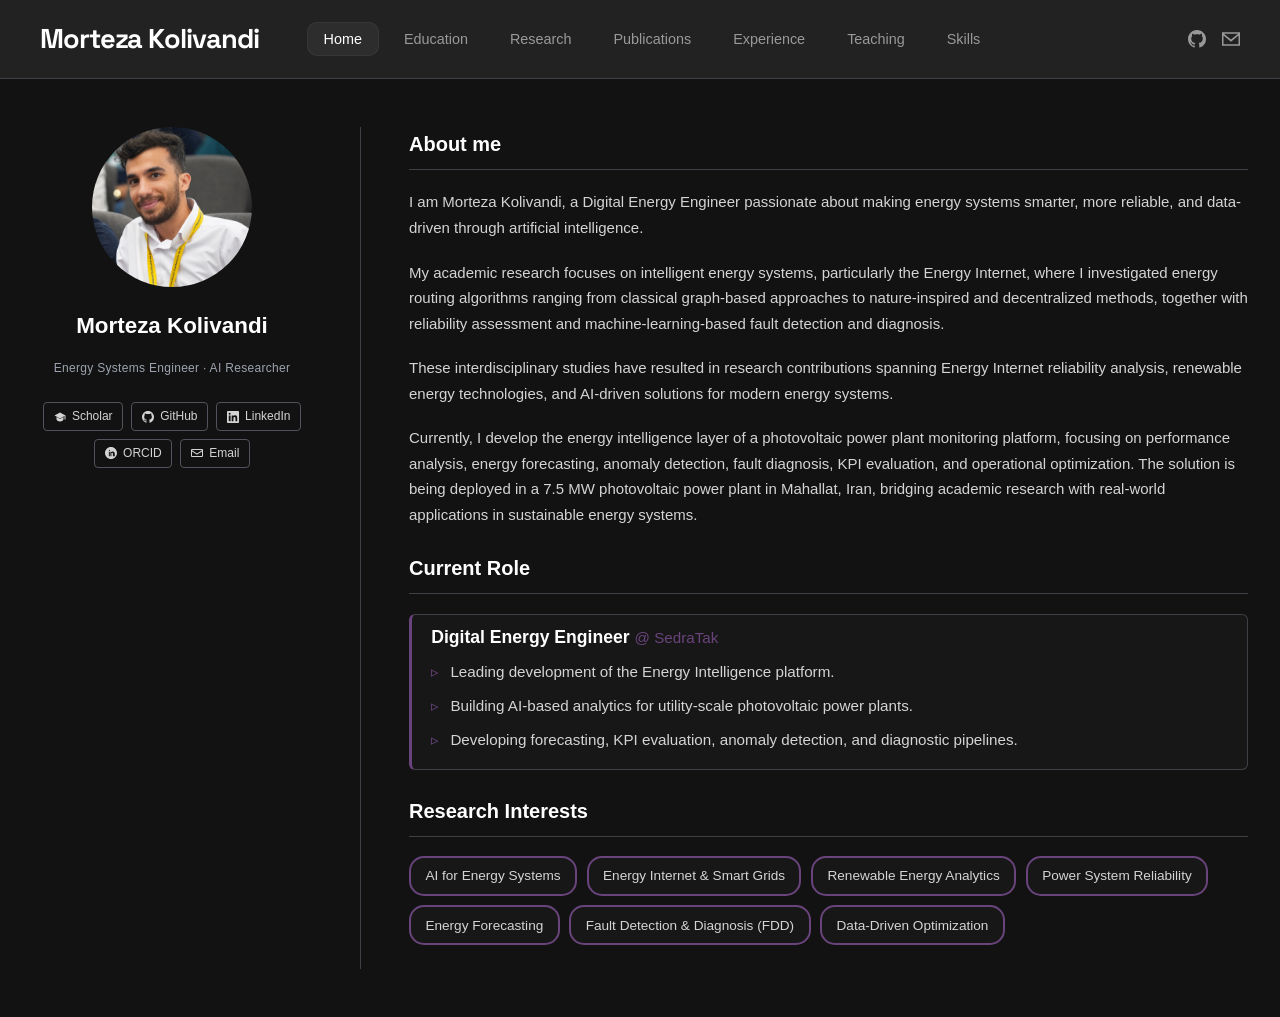
<file: index.html>
<!doctype html>
<html lang="en">
  <head>
    <meta charset="UTF-8" />
    <meta name="viewport" content="width=device-width, initial-scale=1.0" />
    <title>Morteza Kolivandi</title>
    <link rel="stylesheet" href="css/styles.css" />
  </head>
  <body>
    <nav class="navbar">
      <div class="nav-left">
        <a href="#" class="nav-brand">Morteza Kolivandi</a>
        <div class="nav-links">
          <button class="tab-link active" onclick="openTab(event, 'home')">
            Home
          </button>
          <button class="tab-link" onclick="openTab(event, 'education')">
            Education
          </button>
          <button class="tab-link" onclick="openTab(event, 'Research')">
            Research
          </button>
          <button class="tab-link" onclick="openTab(event, 'publications')">
            Publications
          </button>
          <button class="tab-link" onclick="openTab(event, 'experience')">
            Experience
          </button>
          <button class="tab-link" onclick="openTab(event, 'teaching')">
            Teaching
          </button>
          <button class="tab-link" onclick="openTab(event, 'skills')">
            Skills
          </button>
        </div>
      </div>
      <div class="nav-right">
        <a
          href="https://github.com/Mortezano1"
          target="_blank"
          aria-label="GitHub"
        >
          <svg width="18" height="18" viewBox="0 0 24 24" fill="currentColor">
            <path
              d="M12 0C5.37 0 0 5.37 0 12c0 5.31 3.435 9.795 8.205 11.385.6.105.825-.255.825-.57 0-.285-.015-1.23-.015-2.235-3.015.555-3.795-.735-4.035-1.41-.135-.345-.72-1.41-1.23-1.695-.42-.225-1.02-.78-.015-.795.945-.015 1.62.87 1.845 1.23 1.08 1.815 2.805 1.305 3.495.99.105-.78.42-1.305.765-1.605-2.67-.3-5.46-1.335-5.46-5.925 0-1.305.465-2.385 1.23-3.225-.12-.3-.54-1.53.12-3.18 0 0 1.005-.315 3.3 1.23.96-.27 1.98-.405 3-.405s2.04.135 3 .405c2.295-1.56 3.3-1.23 3.3-1.23.66 1.65.24 2.88.12 3.18.765.84 1.23 1.905 1.23 3.225 0 4.605-2.805 5.625-5.475 5.925.435.375.81 1.095.81 2.22 0 1.605-.015 2.895-.015 3.3 0 .315.225.69.825.57A12.02 12.02 0 0024 12c0-6.63-5.37-12-12-12z"
            />
          </svg>
        </a>
        <a href="mailto:mortezakolivandi.ph@gmail.com" aria-label="Email">
          <svg width="18" height="18" viewBox="0 0 24 24" fill="currentColor">
            <path
              d="M0 3v18h24V3H0zm21.518 2L12 12.713 2.482 5h19.036zM2 19V7.183l10 8.392 10-8.392V19H2z"
            />
          </svg>
        </a>
      </div>
    </nav>

    <main class="container">
      <aside class="profile-sidebar">
        <img
          src="assets/images/123.jpg"
          alt="Morteza Kolivandi"
          class="profile-img"
        />
        <h1 class="profile-name">Morteza Kolivandi</h1>
        <h2 class="profile-subtitle">
          Energy Systems Engineer · AI Researcher
        </h2>
        <div class="social-pills">
          <a
            href="https://scholar.google.com/citations?user=FICYUZIAAAAJ&hl=en&oi=ao"
            class="pill scholar"
            target="_blank"
            rel="noopener noreferrer"
          >
            <svg width="12" height="12" viewBox="0 0 24 24" fill="currentColor">
              <path
                d="M12 3L1 9l11 6 9-4.91V17h2V9L12 3zm0 13L5 12.18V16c0 2.76 3.13 5 7 5s7-2.24 7-5v-3.82L12 16z"
              />
            </svg>
            Scholar
          </a>
          <a
            href="https://github.com/Mortezano1"
            class="pill"
            target="_blank"
            rel="noopener noreferrer"
          >
            <svg width="12" height="12" viewBox="0 0 24 24" fill="currentColor">
              <path
                d="M12 0C5.37 0 0 5.37 0 12c0 5.31 3.435 9.795 8.205 11.385.6.105.825-.255.825-.57 0-.285-.015-1.23-.015-2.235-3.015.555-3.795-.735-4.035-1.41-.135-.345-.72-1.41-1.23-1.695-.42-.225-1.02-.78-.015-.795.945-.015 1.62.87 1.845 1.23 1.08 1.815 2.805 1.305 3.495.99.105-.78.42-1.305.765-1.605-2.67-.3-5.46-1.335-5.46-5.925 0-1.305.465-2.385 1.23-3.225-.12-.3-.54-1.53.12-3.18 0 0 1.005-.315 3.3 1.23.96-.27 1.98-.405 3-.405s2.04.135 3 .405c2.295-1.56 3.3-1.23 3.3-1.23.66 1.65.24 2.88.12 3.18.765.84 1.23 1.905 1.23 3.225 0 4.605-2.805 5.625-5.475 5.925.435.375.81 1.095.81 2.22 0 1.605-.015 2.895-.015 3.3 0 .315.225.69.825.57A12.02 12.02 0 0024 12c0-6.63-5.37-12-12-12z"
              />
            </svg>
            GitHub
          </a>
          <a
            href="https://www.linkedin.com/in/morteza-kolivandi-a50b94207"
            class="pill"
            target="_blank"
            rel="noopener noreferrer"
          >
            <svg width="12" height="12" viewBox="0 0 24 24" fill="currentColor">
              <path
                d="M20.447 20.452h-3.554v-5.569c0-1.328-.027-3.037-1.852-3.037-1.853 0-2.136 1.445-2.136 2.939v5.667H9.351V9h3.414v1.561h.046c.477-.9 1.637-1.85 3.37-1.85 3.601 0 4.267 2.37 4.267 5.455v6.286zM5.337 7.433a2.062 2.062 0 01-2.063-2.065 2.064 2.064 0 112.063 2.065zm1.782 13.019H3.555V9h3.564v11.452zM22.225 0H1.771C.792 0 0 .774 0 1.729v20.542C0 23.227.792 24 1.771 24h20.451C23.2 24 24 23.227 24 22.271V1.729C24 .774 23.2 0 22.222 0h.003z"
              />
            </svg>
            LinkedIn
          </a>
          <a
            href="https://orcid.org/0000-0003-2370-111X"
            class="pill orcid"
            target="_blank"
            rel="noopener noreferrer"
          >
            <svg width="12" height="12" viewBox="0 0 24 24" fill="currentColor">
              <path
                d="M12 0C5.373 0 0 5.373 0 12s5.373 12 12 12 12-5.373 12-12S18.627 0 12 0zm-3.2 5.5a1.2 1.2 0 110 2.4 1.2 1.2 0 010-2.4zm2 13H7.7V9.3h3.1v9.2zm8.1 0h-3.1v-5c0-1.2-.4-2-1.5-2-.8 0-1.2.5-1.4 1-.1.2-.1.5-.1.8v5.2H9.7V9.3h3v1.3c.4-.6 1.2-1.5 3-1.5 2.2 0 3.8 1.4 3.8 4.4v5z"
              />
            </svg>
            ORCID
          </a>
          <a href="mailto:mortezakolivandi.ph@gmail.com" class="pill">
            <svg width="12" height="12" viewBox="0 0 24 24" fill="currentColor">
              <path
                d="M2 4h20a2 2 0 012 2v12a2 2 0 01-2 2H2a2 2 0 01-2-2V6a2 2 0 012-2zm0 2v.5l10 6.5 10-6.5V6H2zm20 12V9l-9.4 6.1a1 1 0 01-1.2 0L2 9v9h20z"
              />
            </svg>
            Email
          </a>
        </div>
      </aside>

      <div class="content-area">
        <section id="home" class="tab-content active">
          <div class="section-block biography-block">
            <h2>About me</h2>
            <p>
              I am Morteza Kolivandi, a Digital Energy Engineer passionate about
              making energy systems smarter, more reliable, and data-driven
              through artificial intelligence.
            </p>
            <p>
              My academic research focuses on intelligent energy systems,
              particularly the Energy Internet, where I investigated energy
              routing algorithms ranging from classical graph-based approaches
              to nature-inspired and decentralized methods, together with
              reliability assessment and machine-learning-based fault detection
              and diagnosis.
            </p>
            <p>
              These interdisciplinary studies have resulted in research
              contributions spanning Energy Internet reliability analysis,
              renewable energy technologies, and AI-driven solutions for modern
              energy systems.
            </p>
            <p>
              Currently, I develop the energy intelligence layer of a
              photovoltaic power plant monitoring platform, focusing on
              performance analysis, energy forecasting, anomaly detection, fault
              diagnosis, KPI evaluation, and operational optimization. The
              solution is being deployed in a 7.5 MW photovoltaic power plant in
              Mahallat, Iran, bridging academic research with real-world
              applications in sustainable energy systems.
            </p>
          </div>

          <div class="section-block">
            <h2>Current Role</h2>
            <div class="role-card">
              <h3 class="role-title">
                Digital Energy Engineer
                <a
                  href="https://sedratak.com"
                  class="role-company"
                  target="_blank"
                  rel="noopener noreferrer"
                >
                  @ SedraTak
                </a>
              </h3>

              <ul class="role-list">
                <li>
                  Leading development of the Energy Intelligence platform.
                </li>
                <li>
                  Building AI-based analytics for utility-scale photovoltaic
                  power plants.
                </li>
                <li>
                  Developing forecasting, KPI evaluation, anomaly detection, and
                  diagnostic pipelines.
                </li>
              </ul>
            </div>
          </div>

          <div class="section-block">
            <h2>Research Interests</h2>

            <div class="tags-container">
              <span class="tag">AI for Energy Systems</span>
              <span class="tag">Energy Internet & Smart Grids</span>
              <span class="tag">Renewable Energy Analytics</span>
              <span class="tag">Power System Reliability</span>
              <span class="tag">Energy Forecasting</span>
              <span class="tag">Fault Detection & Diagnosis (FDD)</span>
              <span class="tag">Data-Driven Optimization</span>
            </div>
          </div>
        </section>

        <section id="education" class="tab-content">
          <div class="education-section-head">
            <div>
              <h2 class="section-title">Education</h2>
              <!-- <p class="section-kicker">ACADEMIC BACKGROUND</p> -->
            </div>

            <div class="education-head-line"></div>
          </div>

          <div class="education-timeline">
            <!-- Master's degree -->
            <article class="education-card education-card-featured">
              <div class="education-marker">
                <div class="education-logo">
                  <img
                    src="assets/images/sharif.png"
                    alt="Sharif University of Technology logo"
                  />
                </div>
              </div>

              <div class="education-content">
                <div class="education-header">
                  <div>
                    <!-- <div class="degree-label">GRADUATE DEGREE</div> -->
                    <h3>M.Sc. in Energy System Engineering</h3>
                    <p class="education-university">
                      Sharif University of Technology
                    </p>
                  </div>

                  <span class="education-date">2020 — 2023</span>
                </div>

                <div class="thesis-box">
                  <!-- <div class="thesis-topline">
                    <span class="thesis-icon">↗</span>
                    <strong>MASTER'S THESIS</strong>
                  </div> -->

                  <h4>
                    Security Analysis and Reliability Evaluation of Energy
                    Internet
                  </h4>

                  <p>
                    Developed a probabilistic framework for reliability
                    assessment of Energy Internet architectures under
                    uncertainty. The research introduced probabilistic energy
                    routing, stochastic modeling of system components, and Monte
                    Carlo simulation to evaluate network resilience and identify
                    critical elements.
                  </p>

                  <a
                    href="/research/probabilistic-energy-routing"
                    class="thesis-link"
                  >
                    Explore research <span>→</span>
                  </a>
                </div>

                <div class="education-tags">
                  <span>Energy Internet</span>
                  <span>Reliability Analysis</span>
                  <span>Probabilistic Modeling</span>
                </div>
              </div>
            </article>

            <!-- Bachelor's degree -->
            <article class="education-card education-card-small">
              <div class="education-marker">
                <div class="education-logo">
                  <img
                    src="assets/images/arak.png"
                    alt="Arak University logo"
                  />
                </div>
              </div>

              <div class="education-content">
                <div class="education-header">
                  <div>
                    <!-- <div class="degree-label">UNDERGRADUATE DEGREE</div> -->
                    <h3>B.Sc. in Physics</h3>
                    <p class="education-university">Arak University</p>
                  </div>

                  <span class="education-date">2015 — 2020</span>
                </div>

                <p class="education-description">
                  Studied fundamental physics, mathematical modeling, and
                  computational methods, providing a strong foundation for
                  interdisciplinary research in energy systems and data-driven
                  engineering.
                </p>

                <div class="education-tags">
                  <span>Physics</span>
                  <span>Mathematical Modeling</span>
                  <span>Scientific Computing</span>
                </div>
              </div>
            </article>
          </div>
        </section>

        <section id="experience" class="tab-content">
          <div class="education-section-head">
            <div>
              <!-- <p class="section-kicker">WORK HISTORY</p> -->
              <h2 class="section-title">Experience</h2>
            </div>
            <div class="education-head-line"></div>
          </div>

          <div class="education-timeline">
            <!-- Job 1: Current Role -->
            <article class="education-card">
              <div class="education-marker">
                <div class="date-range-marker">
                  <span class="date-start">Sep 2025</span>
                  <span class="date-sep">—</span>
                  <span class="date-end current">NOW</span>
                </div>
              </div>

              <div class="education-content education-content-featured">
                <div class="education-content-copy">
                  <div class="education-header">
                    <div>
                      <h3>Digital Energy Engineer</h3>
                      <p class="education-university">SedraTak</p>
                    </div>
                  </div>
                  <p class="education-description">
                    Developing AI-driven analytics for a scalable photovoltaic
                    power plant monitoring platform by transforming large-scale
                    SCADA and meteorological data into actionable operational
                    insights. Designed data pipelines, performance analytics,
                    forecasting, anomaly detection, and fault diagnosis modules,
                    enabling continuous performance assessment and data-driven
                    operational optimization. The platform has been successfully
                    deployed at a 7.5 MW solar power plant in Mahallat, serving
                    as the foundation for broader deployment across
                    utility-scale photovoltaic assets.
                  </p>
                  <a
                    href="/research/solar-plant-monitoring/"
                    class="thesis-link"
                  >
                    Explore research <span>→</span>
                  </a>
                </div>
                <div class="education-featured-image">
                  <img
                    src="assets/images/solar-plant-monitoring/Card.png"
                    alt="7.5 MW solar plant monitoring platform"
                  />
                </div>
              </div>
            </article>

            <!-- Job 2: Applied Energy Analyst -->
            <article class="education-card">
              <div class="education-marker">
                <div class="date-range-marker">
                  <span class="date-start">Jan 2025</span>
                  <span class="date-sep">—</span>
                  <span class="date-end">Aug 2025</span>
                </div>
              </div>

              <div class="education-content">
                <div class="education-header">
                  <div>
                    <h3>Applied Energy Analyst</h3>
                    <p class="education-university">
                      Sharif Energy, Water and Environment Institute (SEWEI)
                    </p>
                  </div>
                </div>
                <p class="education-description">
                  Developed and spearheaded an executive plan to transform the
                  SEWEI building into a Green Building. This involved a
                  comprehensive energy audit and predictive modeling to optimize
                  efficiency, resulting in the proposed deployment of 100 kW
                  rooftop PVs and a 15% reduction in annual energy consumption.
                </p>
              </div>
            </article>

            <!-- Job 3: R&D Engineer -->
            <article class="education-card">
              <div class="education-marker">
                <div class="date-range-marker">
                  <span class="date-start">2023</span>
                  <!-- <span class="date-sep">—</span>
                  <span class="date-end">2023</span> -->
                </div>
              </div>

              <div class="education-content">
                <div class="education-header">
                  <div>
                    <h3>Research and Development Engineer</h3>
                    <p class="education-university">
                      Sharif University of Technology
                    </p>
                  </div>
                </div>
                <p class="education-description">
                  Developed and validated a robust FDD model (Tree-Based ML) for
                  CO2 refrigeration systems. Achieved 99% F1-score using minimal
                  sensors (RFA) and demonstrated superior resilience: 85%
                  accuracy under 3 dB noise and 79% performance retention under
                  sensor failure (XGBoost).
                </p>
              </div>
            </article>

            <!-- Job 4: Consulting Projects -->
            <article class="education-card">
              <div class="education-marker">
                <div class="date-range-marker">
                  <span class="date-start">2021</span>
                  <span class="date-sep">—</span>
                  <span class="date-end">2023</span>
                </div>
              </div>

              <div class="education-content">
                <div class="education-header">
                  <div>
                    <h3>Consulting Research Projects</h3>
                    <p class="education-university">
                      Net-Zero Energy Building Optimization
                    </p>
                  </div>
                </div>
                <p class="education-description">
                  Applied Multi-Objective Mixed-Integer Linear Programming
                  (MILP) in GAMS to optimize NZEB design and operational
                  parameters, with a specific focus on differences in consumer
                  behavior across diverse climate conditions.
                </p>
              </div>
            </article>
          </div>
        </section>

        <section id="skills" class="tab-content">
          <div class="skill-tree" id="skillTree">
            <div class="skill-tree-trunk"></div>

            <ul class="skill-branch-list">
              <!-- Energy Engineering -->
              <li class="skill-branch" data-index="01">
                <button class="skill-branch-toggle" aria-expanded="false">
                  <span class="skill-branch-dot"></span>
                  <span class="skill-branch-label">Energy Engineering</span>
                  <span class="skill-branch-caret">
                    <svg width="14" height="14" viewBox="0 0 24 24" fill="none">
                      <path
                        d="M9 6l6 6-6 6"
                        stroke="currentColor"
                        stroke-width="2.2"
                        stroke-linecap="round"
                        stroke-linejoin="round"
                      />
                    </svg>
                  </span>
                </button>

                <div class="skill-leaf-wrapper">
                  <ul class="skill-leaf-list">
                    <li>
                      <span class="skill-leaf-connector"></span
                      ><span class="skill-leaf-text"
                        >Smart Grids & Energy Internet</span
                      >
                    </li>
                    <li>
                      <span class="skill-leaf-connector"></span
                      ><span class="skill-leaf-text">Photovoltaic Systems</span>
                    </li>
                    <li>
                      <span class="skill-leaf-connector"></span
                      ><span class="skill-leaf-text"
                        >Distributed Energy Resources</span
                      >
                    </li>
                    <li>
                      <span class="skill-leaf-connector"></span
                      ><span class="skill-leaf-text"
                        >Power System Reliability</span
                      >
                    </li>
                    <li>
                      <span class="skill-leaf-connector"></span
                      ><span class="skill-leaf-text">Energy Storage</span>
                    </li>
                    <li>
                      <span class="skill-leaf-connector"></span
                      ><span class="skill-leaf-text"
                        >Building Energy Systems</span
                      >
                    </li>
                  </ul>
                </div>
              </li>

              <!-- Artificial Intelligence -->
              <li class="skill-branch" data-index="02">
                <button class="skill-branch-toggle" aria-expanded="false">
                  <span class="skill-branch-dot"></span>
                  <span class="skill-branch-label"
                    >Artificial Intelligence</span
                  >
                  <span class="skill-branch-caret">
                    <svg width="14" height="14" viewBox="0 0 24 24" fill="none">
                      <path
                        d="M9 6l6 6-6 6"
                        stroke="currentColor"
                        stroke-width="2.2"
                        stroke-linecap="round"
                        stroke-linejoin="round"
                      />
                    </svg>
                  </span>
                </button>

                <div class="skill-leaf-wrapper">
                  <ul class="skill-leaf-list">
                    <li>
                      <span class="skill-leaf-connector"></span
                      ><span class="skill-leaf-text">Machine Learning</span>
                    </li>
                    <li>
                      <span class="skill-leaf-connector"></span
                      ><span class="skill-leaf-text"
                        >Time-Series Forecasting</span
                      >
                    </li>
                    <li>
                      <span class="skill-leaf-connector"></span
                      ><span class="skill-leaf-text"
                        >Fault Detection & Diagnosis</span
                      >
                    </li>
                    <li>
                      <span class="skill-leaf-connector"></span
                      ><span class="skill-leaf-text">Anomaly Detection</span>
                    </li>
                    <li>
                      <span class="skill-leaf-connector"></span
                      ><span class="skill-leaf-text">Predictive Analytics</span>
                    </li>
                    <li>
                      <span class="skill-leaf-connector"></span
                      ><span class="skill-leaf-text">Deep Learning</span>
                    </li>
                  </ul>
                </div>
              </li>

              <!-- Scientific Computing -->
              <li class="skill-branch" data-index="03">
                <button class="skill-branch-toggle" aria-expanded="false">
                  <span class="skill-branch-dot"></span>
                  <span class="skill-branch-label">Mathematical Modeling</span>
                  <span class="skill-branch-caret">
                    <svg width="14" height="14" viewBox="0 0 24 24" fill="none">
                      <path
                        d="M9 6l6 6-6 6"
                        stroke="currentColor"
                        stroke-width="2.2"
                        stroke-linecap="round"
                        stroke-linejoin="round"
                      />
                    </svg>
                  </span>
                </button>

                <div class="skill-leaf-wrapper">
                  <ul class="skill-leaf-list">
                    <li>
                      <span class="skill-leaf-connector"></span
                      ><span class="skill-leaf-text">Optimization</span>
                    </li>
                    <li>
                      <span class="skill-leaf-connector"></span
                      ><span class="skill-leaf-text">Stochastic Modeling</span>
                    </li>
                    <li>
                      <span class="skill-leaf-connector"></span
                      ><span class="skill-leaf-text">Graph Theory</span>
                    </li>
                    <li>
                      <span class="skill-leaf-connector"></span
                      ><span class="skill-leaf-text"
                        >Monte Carlo Simulation</span
                      >
                    </li>
                    <li>
                      <span class="skill-leaf-connector"></span
                      ><span class="skill-leaf-text"
                        >Uncertainty Quantification</span
                      >
                    </li>
                    <li>
                      <span class="skill-leaf-connector"></span
                      ><span class="skill-leaf-text">Network Modeling</span>
                    </li>
                    <li>
                      <span class="skill-leaf-connector"></span
                      ><span class="skill-leaf-text">Multi-Agent Systems</span>
                    </li>
                  </ul>
                </div>
              </li>

              <!-- Software & Data Engineering -->
              <li class="skill-branch" data-index="04">
                <button class="skill-branch-toggle" aria-expanded="false">
                  <span class="skill-branch-dot"></span>
                  <span class="skill-branch-label"
                    >Software & Data Engineering</span
                  >
                  <span class="skill-branch-caret">
                    <svg width="14" height="14" viewBox="0 0 24 24" fill="none">
                      <path
                        d="M9 6l6 6-6 6"
                        stroke="currentColor"
                        stroke-width="2.2"
                        stroke-linecap="round"
                        stroke-linejoin="round"
                      />
                    </svg>
                  </span>
                </button>

                <div class="skill-leaf-wrapper">
                  <ul class="skill-leaf-list">
                    <li>
                      <span class="skill-leaf-connector"></span
                      ><span class="skill-leaf-text">Python & FastAPI</span>
                    </li>
                    <li>
                      <span class="skill-leaf-connector"></span
                      ><span class="skill-leaf-text"
                        >PostgreSQL & TimescaleDB</span
                      >
                    </li>
                    <li>
                      <span class="skill-leaf-connector"></span
                      ><span class="skill-leaf-text">REST APIs</span>
                    </li>
                    <li>
                      <span class="skill-leaf-connector"></span
                      ><span class="skill-leaf-text"
                        >SCADA Data Processing</span
                      >
                    </li>
                    <li>
                      <span class="skill-leaf-connector"></span
                      ><span class="skill-leaf-text">Docker & Linux</span>
                    </li>
                    <li>
                      <span class="skill-leaf-connector"></span
                      ><span class="skill-leaf-text">Git</span>
                    </li>
                  </ul>
                </div>
              </li>
            </ul>
          </div>
        </section>

        <section id="Research" class="tab-content">
          <div class="education-section-head">
            <div>
              <!-- <p class="section-kicker">SCIENTIFIC CONTRIBUTIONS</p> -->
              <h2 class="section-title">Research</h2>
            </div>
            <div class="education-head-line"></div>
          </div>

          <div class="research-grid">
            <article class="research-card">
              <div class="research-image-wrapper">
                <img
                  src="assets/images/IEEE9Bus.png"
                  alt="Probabilistic Energy Routing"
                  class="research-image"
                />
                <div class="research-tag">ENERGY INTERNET</div>
              </div>
              <div class="research-info">
                <h3 class="research-card-title">
                  Probabilistic Energy Routing
                </h3>
                <p class="research-card-summary">
                  Developing reliable routing frameworks for Energy Internet
                  platforms, leveraging probabilistic modeling to manage load
                  uncertainty.
                </p>

                <div class="research-action-area">
                  <a
                    href="/research/probabilistic-energy-routing"
                    class="thesis-link"
                  >
                    <span>Read Project Details</span>
                    <svg
                      xmlns="http://www.w3.org/2000/svg"
                      width="16"
                      height="16"
                      viewBox="0 0 24 24"
                      fill="none"
                      stroke="currentColor"
                      stroke-width="2"
                      stroke-linecap="round"
                      stroke-linejoin="round"
                    >
                      <line x1="7" y1="17" x2="17" y2="7"></line>
                      <polyline points="7 7 17 7 17 17"></polyline>
                    </svg>
                  </a>
                </div>
              </div>
            </article>

            <!-- کارت دوم -->
            <article class="research-card">
              <div class="research-image-wrapper">
                <img
                  src="assets/images/DOEE-Building/DOEEBuilding.png"
                  alt="Monthly Heating Load Calculation"
                  class="research-image"
                />
                <div class="research-tag">BUILDING ENERGY</div>
              </div>
              <div class="research-info">
                <h3 class="research-card-title">
                  Monthly Heating Load Calculation
                </h3>
                <p class="research-card-summary">
                  Comparative analysis of monthly building heating-load
                  calculations using ISO 13790 and EnergyPlus across different
                  climates and building orientations.
                </p>
                <div class="research-action-area">
                  <a
                    href="https://github.com/Mortezano1/Monthly-Heating-Load-Calculation"
                    class="thesis-link"
                    target="_blank"
                    rel="noopener noreferrer"
                  >
                    <span>View on GitHub</span>
                    <svg
                      xmlns="http://www.w3.org/2000/svg"
                      width="16"
                      height="16"
                      viewBox="0 0 24 24"
                      fill="none"
                      stroke="currentColor"
                      stroke-width="2"
                      stroke-linecap="round"
                      stroke-linejoin="round"
                    >
                      <line x1="7" y1="17" x2="17" y2="7"></line>
                      <polyline points="7 7 17 7 17 17"></polyline>
                    </svg>
                  </a>
                </div>
              </div>
            </article>

            <!-- کارت سوم -->
            <article class="research-card">
              <div class="research-image-wrapper">
                <img
                  src="assets/images/co2-refrigeration-fdd/CaseStudy.png"
                  alt="Fault Detection and Diagnosis in CO2 Refrigeration Systems"
                  class="research-image"
                />
                <div class="research-tag">MACHINE LEARNING</div>
              </div>
              <div class="research-info">
                <h3 class="research-card-title">
                  Robust Fault Detection in CO2 Refrigeration Systems
                </h3>
                <p class="research-card-summary">
                  Tree-based machine learning for optimal sensor selection and
                  robust fault diagnosis under sensor noise in supermarket CO2
                  refrigeration systems.
                </p>
                <div class="research-action-area">
                  <a
                    href="/research/co2-refrigeration-fdd/"
                    class="thesis-link"
                  >
                    <span>Read Project Details</span>
                    <svg
                      xmlns="http://www.w3.org/2000/svg"
                      width="16"
                      height="16"
                      viewBox="0 0 24 24"
                      fill="none"
                      stroke="currentColor"
                      stroke-width="2"
                      stroke-linecap="round"
                      stroke-linejoin="round"
                    >
                      <line x1="7" y1="17" x2="17" y2="7"></line>
                      <polyline points="7 7 17 7 17 17"></polyline>
                    </svg>
                  </a>
                </div>
              </div>
            </article>

            <article class="research-card">
              <div class="research-image-wrapper">
                <img
                  src="assets/images/stochastic-optimization-energy-hub/ConsumptionProfile.png"
                  alt="Stochastic Optimization in Multi-Carrier Energy Hub"
                  class="research-image"
                />
                <div class="research-tag">STOCHASTIC OPTIMIZATION</div>
              </div>
              <div class="research-info">
                <h3 class="research-card-title">
                  Stochastic Optimization in Multi-Carrier Energy Hub
                </h3>
                <p class="research-card-summary">
                  Developed a robust stochastic optimization framework for
                  multi-carrier energy hubs, incorporating electrical energy
                  storage degradation to improve long-term planning and achieve
                  a 7.4% improvement in economic performance.
                </p>

                <div class="research-action-area">
                  <a
                    href="/research/stochastic-optimization-energy-hub/"
                    class="thesis-link"
                  >
                    <span>Read Project Details</span>
                    <svg
                      xmlns="http://www.w3.org/2000/svg"
                      width="16"
                      height="16"
                      viewBox="0 0 24 24"
                      fill="none"
                      stroke="currentColor"
                      stroke-width="2"
                      stroke-linecap="round"
                      stroke-linejoin="round"
                    >
                      <line x1="7" y1="17" x2="17" y2="7"></line>
                      <polyline points="7 7 17 7 17 17"></polyline>
                    </svg>
                  </a>
                </div>
              </div>
            </article>

            <article class="research-card">
              <div class="research-image-wrapper">
                <img
                  src="assets/images/temp-rain-prediction/Result.png"
                  alt="Prediction of average rainfall and temperature for Iran"
                  class="research-image"
                />
                <div class="research-tag">CLIMATE PREDICTION</div>
              </div>
              <div class="research-info">
                <h3 class="research-card-title">
                  Average Rainfall and Temperature Prediction for Iran
                </h3>
                <p class="research-card-summary">
                  Applying machine learning methods to predict average rainfall
                  and temperature patterns across Iran for climate analysis and
                  environmental planning.
                </p>

                <div class="research-action-area">
                  <a
                    href="https://github.com/Mortezano1/The-prediction-of-average-rainfall-and-average-temperature-for-Iran-using-machine-learning"
                    class="thesis-link"
                    target="_blank"
                    rel="noopener noreferrer"
                  >
                    <span>View on GitHub</span>
                    <svg
                      xmlns="http://www.w3.org/2000/svg"
                      width="16"
                      height="16"
                      viewBox="0 0 24 24"
                      fill="none"
                      stroke="currentColor"
                      stroke-width="2"
                      stroke-linecap="round"
                      stroke-linejoin="round"
                    >
                      <line x1="7" y1="17" x2="17" y2="7"></line>
                      <polyline points="7 7 17 7 17 17"></polyline>
                    </svg>
                  </a>
                </div>
              </div>
            </article>
          </div>
        </section>

        <section id="publications" class="tab-content">
          <div class="education-section-head">
            <div>
              <h2 class="section-title">Publications</h2>
            </div>
            <div class="education-head-line"></div>
          </div>

          <!-- 1. Preprints & Ongoing Research -->
          <div class="publication-group">
            <h3 class="publication-group-title">Ongoing Research</h3>

            <ul class="publication-list">
              <li class="publication-item">
                <span class="publication-year">Ongoing</span>

                <div class="publication-body">
                  <h3 class="publication-title">
                    Enhancing Energy Internet Efficiency: Probabilistic Energy
                    Routing and Reliability Assessment Using Graph Theory
                  </h3>

                  <p class="publication-authors">
                    <strong>M. Kolivandi</strong> and A. R. Ghahnavieh
                  </p>

                  <p class="publication-venue">
                    <em>In preparation</em>
                  </p>

                  <div class="publication-links">
                    <button
                      type="button"
                      class="publication-link abstract-btn"
                      aria-expanded="false"
                      onclick="toggleAbstract(this)"
                    >
                      Abstract
                    </button>
                  </div>

                  <div class="abstract-content">
                    <p>
                      This ongoing research develops a graph-theoretic framework
                      for probabilistic energy routing in local Energy Internet
                      systems. The study aims to improve operational efficiency
                      while assessing network reliability under uncertain
                      generation, demand, and component availability.
                    </p>
                  </div>
                </div>
              </li>
              <li class="publication-item">
                <span class="publication-year">2025</span>

                <div class="publication-body">
                  <h3 class="publication-title">
                    Enhancing Fault Detection in CO2 Refrigeration Systems:
                    Optimal Sensor Selection and Robustness Analysis Using
                    Tree-Based Machine Learning
                  </h3>

                  <p class="publication-authors">
                    M. K. Farahani, <strong>M. Kolivandi</strong>, A. R.
                    Ghahnavieh, and M. Talaei
                  </p>

                  <p class="publication-venue">
                    <em>arXiv:2503.17694</em>, 2025
                  </p>

                  <div class="publication-links">
                    <a
                      href="https://doi.org/10.48550/arXiv.2503.17694"
                      target="_blank"
                      rel="noopener noreferrer"
                      class="publication-link"
                    >
                      DOI
                    </a>

                    <button
                      type="button"
                      class="publication-link abstract-btn"
                      aria-expanded="false"
                      onclick="toggleAbstract(this)"
                    >
                      Abstract
                    </button>
                  </div>

                  <div class="abstract-content">
                    <p>
                      This study investigates the reliability and robustness of
                      data-driven Fault Detection and Diagnosis (FDD) models for
                      CO2 refrigeration systems (CO2-RS) in supermarkets,
                      focusing on optimal sensor selection and resilience
                      against sensor noise. Employing tree-based machine
                      learning algorithms—Random Forest (RF), XGBoost, CatBoost,
                      and LightGBM—we developed FDD models to classify six
                      common faults in a laboratory-scale CO2-RS. The Recursive
                      Feature Addition (RFA) approach identified optimal sensor
                      sets, achieving a 99% F1-score with minimal sensors: four
                      for RF, seven for XGBoost, five for CatBoost, and five for
                      LightGBM. Condenser-side sensors consistently ranked as
                      critical for fault detection. Robustness was assessed by
                      injecting Additive White Gaussian Noise (AWGN) at a
                      signal-to-noise ratio (SNR) of 3 dB into the most
                      important sensor, with XGBoost demonstrating superior
                      resilience at 85.24%, followed by CatBoost (57.07%),
                      LightGBM (49.1%), and RF (49.46%). Sensitivity analysis
                      across high-SNR (10 dB), low-SNR (0 dB), and sensor
                      failure scenarios revealed XGBoost’s robustnesspeaking at
                      90.23% and retaining 79% under failure, contrasting with
                      sharper declines in other models. These findings highlight
                      a trade-off between sensor count, cost, and reliability,
                      with larger ensembles enhancing noise resilience. This
                      work bridges gaps in FDD literature by integrating sensor
                      optimization with comprehensive robustness analysis,
                      offering a practical framework for improving energy
                      efficiency and fault management in CO2-RS. Future efforts
                      could explore adaptive SNR thresholds and redundant sensor
                      configurations to enhance real-world applicability.
                    </p>
                  </div>
                </div>
              </li>
            </ul>
          </div>

          <!-- 2. Journal Publications -->
          <div class="publication-group">
            <h3 class="publication-group-title">Journal Publications</h3>

            <ul class="publication-list">
              <li class="publication-item">
                <span class="publication-year">2023</span>

                <div class="publication-body">
                  <h3 class="publication-title">
                    Investigations of Performance Improvements on the Evacuated
                    Tube Solar Collector with and Without the Incorporation of
                    Preheater through Various Engineering Approaches
                  </h3>

                  <p class="publication-authors">
                    S. H. Danook, H. A. Z. AL-bonsrulah, V. Raja,
                    <strong>M. Kolivandi</strong>, A. Aghadadashi, and M.
                    Al-Bahrani
                  </p>

                  <p class="publication-venue">
                    <em>IET Renewable Power Generation</em>, vol. 17, no. 3, pp.
                    563–578, Feb. 2023
                  </p>

                  <div class="publication-links">
                    <a
                      href="https://doi.org/10.1049/RPG2.12615"
                      target="_blank"
                      rel="noopener noreferrer"
                      class="publication-link"
                    >
                      DOI
                    </a>

                    <button
                      type="button"
                      class="publication-link abstract-btn"
                      aria-expanded="false"
                      onclick="toggleAbstract(this)"
                    >
                      Abstract
                    </button>
                  </div>

                  <div class="abstract-content">
                    <p>
                      Solar irradiation is a clean form of energy, and
                      absorption cooling systems powered by solar energy allow
                      for significant energy savings. In the future, the demand
                      for renewable energy may be the most effective way to
                      serve clean energy, especially in Iraq, which has an
                      excellent geographical location. In this research work,
                      the performances of solar collector with and without of
                      preheater have been evaluated. When compared to flat plate
                      collectors at temperatures above 80°C, glass evacuated
                      tube solar collectors provide the combined effects of a
                      highly selective surface coating and vacuum insulation of
                      the absorber element, resulting in a high heat extraction
                      efficiency. Firstly, the Evacuated Vacuum Tube Solar
                      Collector (EVTSC) was tested through experimentation.
                      Secondly, Computational Fluid Dynamics (CFD) approach has
                      been involved in this EVTSC system and thereby the
                      conductive, convective and radiation based heat transfers
                      are computed. Additionally, all possible with inclusive
                      preheater cases are computationally investigated,
                      thereafter the comprehensive report is prepared though
                      validated computational procedures. Finally, the maximum
                      efficiency is observed to be 53% without using a preheater
                      and 61.8% with the usage of the preheater. The increase in
                      efficiency using the preheater is found to be 16.6%.
                    </p>
                  </div>
                </div>
              </li>
            </ul>
          </div>

          <!-- 3. Conference Proceedings -->
          <div class="publication-group">
            <h3 class="publication-group-title">Conference Proceedings</h3>

            <ul class="publication-list">
              <li class="publication-item">
                <span class="publication-year">2024</span>

                <div class="publication-body">
                  <h3 class="publication-title">
                    Probabilistic Energy Routing Algorithm Enabling Reliability
                    Assessment in Local Energy Internet
                  </h3>

                  <p class="publication-authors">
                    <strong>M. Kolivandi</strong>, M. K. Farahani, and A. R.
                    Ghahnavieh
                  </p>

                  <p class="publication-venue">
                    In
                    <em
                      >Proceedings of the 9th International Conference on
                      Technology and Energy Management (ICTEM)</em
                    >, 2024
                  </p>

                  <div class="publication-links">
                    <a
                      href="https://doi.org/10.1109/ICTEM60690.2024.10631934"
                      target="_blank"
                      rel="noopener noreferrer"
                      class="publication-link"
                    >
                      DOI
                    </a>

                    <button
                      type="button"
                      class="publication-link abstract-btn"
                      aria-expanded="false"
                      onclick="toggleAbstract(this)"
                    >
                      Abstract
                    </button>
                  </div>

                  <div class="abstract-content">
                    <p>
                      Energy systems require a network to effectively connect
                      various technologies and ensure correct integration from
                      supply to demand for maximum utilization as technologies
                      advance at an increasing rate. The Energy Internet (EI)
                      concept has been developed as a framework for
                      interconnecting all the technologies which aims to enhance
                      energy transmission efficiency and optimize power
                      dispatching. Since the Energy Router (ER) is the main
                      equipment for the EI, adoption of an effective energy
                      routing algorithm is crucial for efficient power
                      transmission across the EI network. This study proposes a
                      Probabilistic Energy Routing (PER) that determines the
                      optimal route based on the probability of failure and
                      reliability indices for further evaluation. The
                      significance of this issue becomes noticeable during
                      critical power transmission, such as when delivering
                      energy to hospitals. The PER method considers the
                      challenges of congestion management, failure in power
                      transmission lines, and ERs, which can have multiple
                      sources, and solves the problem as a whole in cases of
                      transmission from several suppliers. To improve the
                      simulation in electricity transmission lines, a load is
                      effectively represented by the normal distribution
                      function. Subsequently, case evaluations that demonstrate
                      the applicability of the suggested strategy are used to
                      validate the routing system.
                    </p>
                  </div>
                </div>
              </li>

              <li class="publication-item">
                <span class="publication-year">2024</span>

                <div class="publication-body">
                  <h3 class="publication-title">
                    Comparative Analysis of Energy Efficiency Evaluation Methods
                    for Buildings: ISO 13790 vs. EnergyPlus Simulation
                  </h3>

                  <p class="publication-authors">
                    M. K. Farahani, <strong>M. Kolivandi</strong>, and A. R.
                    Ghahnavieh
                  </p>

                  <p class="publication-venue">
                    In
                    <em
                      >Proceedings of the 9th International Conference on
                      Technology and Energy Management (ICTEM)</em
                    >, 2024
                  </p>

                  <div class="publication-links">
                    <a
                      href="https://doi.org/10.1109/ICTEM60690.2024.10631972"
                      target="_blank"
                      rel="noopener noreferrer"
                      class="publication-link"
                    >
                      DOI
                    </a>

                    <button
                      type="button"
                      class="publication-link abstract-btn"
                      aria-expanded="false"
                      onclick="toggleAbstract(this)"
                    >
                      Abstract
                    </button>
                  </div>

                  <div class="abstract-content">
                    <p>
                      In light of global efforts to enhance building energy
                      efficiency and foster sustainable practices, the
                      establishment of standardized methodologies for evaluating
                      energy performance has gained international attention. The
                      study employs the ISO 13790 method to scrutinize monthly
                      heating energy calculations, with rigorous validation
                      through dynamic simulation using EnergyPlus software.
                      Focusing on the Energy faculty at Sharif University of
                      Technology as a case study, the study unveils significant
                      disparities between the heating energy estimations derived
                      from the ISO 13790 standard and dynamic simulation.
                      Intriguingly, this investigation extends its purview to
                      diverse geographic contexts, encompassing the cities of
                      Tehran, Tabriz, and Kashan, as well as orientations in all
                      four cardinal directions. The findings, assessed using
                      relative error and root mean square error metrics,
                      illuminate the variances in computed energy demands,
                      providing valuable insights into the accuracy of the ISO
                      13790 approach.
                    </p>
                  </div>
                </div>
              </li>

              <li class="publication-item">
                <span class="publication-year">2023</span>

                <div class="publication-body">
                  <h3 class="publication-title">
                    Numerical and Analytical Approaches to Assessing the
                    Reliability of Routing Algorithm in Energy Internet
                  </h3>

                  <p class="publication-authors">
                    <strong>M. Kolivandi</strong> and A. R. Ghahnavieh
                  </p>

                  <p class="publication-venue">
                    In
                    <em
                      >Proceedings of the 7th International Conference on
                      Reliability and Safety Engineering (ICRSE)</em
                    >, Sep. 2023
                  </p>

                  <div class="publication-links">
                    <button
                      type="button"
                      class="publication-link abstract-btn"
                      aria-expanded="false"
                      onclick="toggleAbstract(this)"
                    >
                      Abstract
                    </button>
                  </div>

                  <div class="abstract-content">
                    <p>
                      The Energy Internet (EI) is a comprehensive and integrated
                      system that encompasses various aspects of energy
                      production, storage, transmission, conversion, and
                      utilization. It involves a diverse set of technologies
                      such as resources, devices, equipment, systems,
                      communication, and information. A suitable index
                      evaluation method that covers three dimensions: energy,
                      economy, and network-system needs to be established to
                      evaluate the performance and development of the EI in
                      different regions and scenarios. Such a method can provide
                      guidance and feedback for the optimization and
                      sustainability of the EI. In this article, one aspect of
                      the index evaluation method is focused on: the reliability
                      assessment of a local EI that incorporates multiple energy
                      systems. The power system is considered as the core
                      component of the local EI and its interaction with other
                      energy systems such as heat and gas are examined. The
                      problem of power transmission failures that may occur due
                      to various factors such as weather conditions and
                      equipment faults. A reliability assessment method that
                      considers multiple power suppliers with different
                      transmission paths and load distributions is proposed
                      which is assessed through Monte Carlo simulation and
                      Markov model. The normal distribution function is used to
                      model the load fluctuations in each transmission line and
                      the power allocation among different paths is optimized.
                      the case study is then presented to demonstrate the
                      effectiveness and applicability of the proposed method.
                      The results show that by using two transmission paths with
                      equal power ratios, the power loss can be significantly
                      reduced and the reliability of power delivery can be
                      improved when there is a high load demand on the lines.
                    </p>
                  </div>
                </div>
              </li>
            </ul>
          </div>
        </section>
        <section id="teaching" class="tab-content">
          <div class="education-section-head">
            <div>
              <h2 class="section-title">Teaching Experience</h2>
            </div>
            <div class="education-head-line"></div>
          </div>

          <div class="education-timeline">
            <!-- Course 1: Reliability and Risk Analysis -->
            <article class="education-card">
              <div class="education-marker">
                <div class="date-range-marker">
                  <span class="date-start">Spring</span>
                  <span class="date-end">2023</span>
                </div>
              </div>
              <div class="education-content">
                <div class="education-header">
                  <div>
                    <h3>Teaching Assistant</h3>
                    <p class="education-university">
                      Reliability and Risk Analysis | Department of Energy
                      Engineering, Sharif University of Technology
                    </p>
                  </div>
                </div>
                <p class="education-description">
                  Conducted comprehensive weekly review sessions, holding
                  interactive problem-solving workshops, and facilitated the
                  core delivery of probabilistic risk evaluation methods.
                  Managed student evaluations by designing and grading academic
                  assignments, midterms, and final project submissions.
                </p>
                <div class="education-tags">
                  <span>Reliability Analysis</span>
                  <span>Risk Assessment</span>
                  <span>Probabilistic Modeling</span>
                  <span>Fault Tree Analysis (FTA)</span>
                </div>
              </div>
            </article>
            <!-- Course 3: Energy Management in Building -->
            <article class="education-card">
              <div class="education-marker">
                <div class="date-range-marker">
                  <span class="date-start">Fall</span>
                  <span class="date-end">2022</span>
                </div>
              </div>
              <div class="education-content">
                <div class="education-header">
                  <div>
                    <h3>Teaching Assistant</h3>
                    <p class="education-university">
                      Energy Management in Building | Department of Energy
                      Engineering, Sharif University of Technology
                    </p>
                  </div>
                </div>
                <p class="education-description">
                  Prepared and delivered weekly interactive tutorials focusing
                  on building physics, energy-efficient HVAC designs, and
                  building performance analysis. Directly guided undergraduate
                  and graduate students in building energy simulation modeling
                  using professional software, and assessed final project
                  reports and homework submissions.
                </p>
                <div class="education-tags">
                  <span>Energy Efficiency</span>
                  <span>EnergyPlus</span>
                  <span>Building Simulation</span>
                  <span>HVAC Optimization</span>
                </div>
              </div>
            </article>
            <!-- Course 2: Process Engineering -->
            <article class="education-card">
              <div class="education-marker">
                <div class="date-range-marker">
                  <span class="date-start">Fall</span>
                  <span class="date-end">2022</span>
                </div>
              </div>
              <div class="education-content">
                <div class="education-header">
                  <div>
                    <h3>Teaching Assistant</h3>
                    <p class="education-university">
                      Process Engineering | Department of Energy Engineering,
                      Sharif University of Technology
                    </p>
                  </div>
                </div>
                <p class="education-description">
                  Instructed fundamental concepts of mass and energy balances
                  alongside chemical thermodynamics. Provided dedicated academic
                  mentorship as a group project advisor, reviewing complex
                  homework solutions, grading final project reports, and helping
                  students apply process engineering principles to real-world
                  systems.
                </p>
                <div class="education-tags">
                  <span>Mass & Energy Balance</span>
                  <span>Thermodynamics</span>
                  <span>Process Simulation</span>
                  <span>System Optimization</span>
                </div>
              </div>
            </article>
          </div>
        </section>
      </div>
    </main>
    <script src="js/main.js"></script>
  </body>
</html>
</file>
<file: css/styles.css>
/* ==========================================================================
   Base Colors & Reset
   ========================================================================== */
@import url("https://fonts.googleapis.com/css2?family=Space+Grotesk:wght@500;600;700&display=swap");

:root {
  --bg-color: #131212;
  --nav-bg: #222222;
  --text-main: #d4d4d4;
  --text-heading: #ffffff;
  --accent-color: #69447c;
  --border-color: #3f3f46;
  --pill-border: #52525b;
  --pill-hover: #171717;
  --text-muted: #9ca3af;
}

* {
  box-sizing: border-box;
  margin: 0;
  padding: 0;
}

body {
  font-family:
    -apple-system, BlinkMacSystemFont, "Segoe UI", Roboto, Helvetica, Arial,
    sans-serif;
  background-color: var(--bg-color);
  color: var(--text-main);
  line-height: 1.7;
  font-size: 15px;
  -webkit-font-smoothing: antialiased;
}

/* ==========================================================================
   Typography & Links
   ========================================================================== */
h1,
h2,
h3 {
  color: var(--text-heading);
  font-weight: 600;
}

.profile-name {
  font-size: 2.2rem;
  font-weight: 700;
  line-height: 1.1;
  margin-bottom: 0.25rem;
  color: var(--text-heading);
}

.profile-subtitle {
  font-weight: 400;
  font-size: 12px;
  color: var(--text-muted);
  margin: 0 0 1.5rem;
  letter-spacing: 0.3px;
}

a {
  color: var(--text-main);
  text-decoration: none;
  transition: color 0.2s ease;
}

p a {
  color: var(--accent-color);
}

p a:hover {
  text-decoration: underline;
}

/* ==========================================================================
   Navigation Bar (Modern Pill Buttons)
   ========================================================================== */
.navbar {
  display: flex;
  justify-content: space-between;
  align-items: center;
  padding: 1rem 2.5rem;
  background-color: var(--nav-bg);
  border-bottom: 1px solid var(--border-color);
}

.nav-left {
  display: flex;
  align-items: center;
  gap: 3rem;
}

.nav-brand {
  font-family: "Space Grotesk", sans-serif;
  font-weight: 700;
  font-size: clamp(1.7rem, 8vw, 25px);
  letter-spacing: -0.04em;
  color: var(--text-heading);
}

.nav-links {
  display: flex;
  gap: 0.5rem;
  align-items: center;
}

.tab-link {
  background: transparent;
  border: 1px solid transparent;
  font-size: 0.9rem;
  font-weight: 500;
  color: #999;
  cursor: pointer;
  font-family: inherit;
  padding: 0.5rem 1rem;
  border-radius: 10px;
  transition: all 0.3s ease;
}

.tab-link:hover {
  color: var(--text-heading);
  background-color: rgba(255, 255, 255, 0.05);
}

.tab-link.active {
  color: var(--text-heading);
  background-color: rgba(255, 255, 255, 0.05);
  border: 1px solid rgba(255, 255, 255, 0.05);
}

.nav-right {
  display: flex;
  gap: 1rem;
  align-items: center;
}

.nav-right a {
  color: #999;
  display: flex;
  align-items: center;
  transition: color 0.2s ease;
}

.nav-right a:hover {
  color: var(--text-heading);
}

/* ==========================================================================
   Main Layout & Single Column Logic
   ========================================================================== */
.container {
  max-width: 1400px;
  margin: 3rem auto;
  padding: 0 2rem;
  display: grid;
  grid-template-columns: 280px 1fr;
  gap: 3rem;
  transition: all 0.2s ease-in-out;
}

.container.single-column {
  max-width: 1300px;
  grid-template-columns: 1fr !important;
}

.container.single-column .profile-sidebar {
  display: none !important;
}

.container.single-column .content-area {
  border-left: none !important;
  padding-left: 0 !important;
}

/* ==========================================================================
   Left Column: Profile
   ========================================================================== */
.profile-sidebar {
  text-align: center;
}

.profile-img {
  width: 160px;
  height: 160px;
  border-radius: 50%;
  object-fit: cover;
  margin-bottom: 1.2rem;
}

.profile-sidebar h1 {
  font-size: 1.4rem;
  margin-bottom: 1.2rem;
}

.social-pills {
  display: flex;
  flex-wrap: wrap;
  justify-content: center;
  gap: 0.5rem;
}

.pill {
  display: inline-flex;
  align-items: center;
  gap: 0.4rem;
  padding: 0.2rem 0.6rem;
  border: 1px solid var(--pill-border);
  border-radius: 4px;
  font-size: 0.75rem;
  color: var(--text-main);
}

.pill:hover {
  background-color: var(--pill-hover);
  color: var(--text-heading);
}

/* ==========================================================================
   Right Column: Base Content & Tabs
   ========================================================================== */
.content-area {
  border-left: 1px solid var(--border-color);
  padding-left: 3rem;
}

.tab-content {
  display: none;
  animation: fadeIn 0.3s ease;
}

.tab-content.active {
  display: block;
}

@keyframes fadeIn {
  from {
    opacity: 0;
    transform: translateY(5px);
  }
  to {
    opacity: 1;
    transform: translateY(0);
  }
}

/* ==========================================================================
   Home Page Specific Styles (Beautified)
   ========================================================================== */
.lead-text {
  font-size: 1.05rem;
  color: #e5e7eb;
  margin-bottom: 2.5rem;
}

.lead-text p {
  margin-bottom: 1.2rem;
}

.section-block {
  margin-bottom: 1.5rem;
}

.section-block h2 {
  font-size: 1.25rem;
  margin-bottom: 1.2rem;
  border-bottom: 1px solid var(--border-color);
  padding-bottom: 0.5rem;
  color: var(--text-heading);
}

/* Current Role Card */
.role-card {
  background-color: rgba(255, 255, 255, 0.02);
  border: 1px solid var(--border-color);
  border-left: 3px solid var(--accent-color);
  padding: 0.5rem 1.2rem;
  border-radius: 6px;
}

.role-card .role-title {
  font-size: 1.1rem;
  color: var(--text-heading);
  margin-bottom: 0.4rem;
}

.role-card .role-company {
  color: var(--accent-color);
  font-size: 0.95rem;
  font-weight: 500;
}

.role-list {
  list-style-type: none;
  padding-left: 0;
}

.role-list li {
  position: relative;
  padding-left: 1.2rem;
  margin-bottom: 0.5rem;
  font-size: 0.95rem;
  color: var(--text-main);
}

.role-list li::before {
  content: "▹";
  position: absolute;
  left: 0;
  color: var(--accent-color);
}

/* Research Interests Tags */
.tags-container {
  display: flex;
  flex-wrap: wrap;
  gap: 0.6rem;
  margin-top: 1rem;
}

.tag {
  background-color: var(--pill-hover);
  color: var(--text-main);
  border: 2px solid var(--accent-color);
  padding: 0.4rem 0.9rem;
  border-radius: 15px;
  font-size: 0.85rem;
  font-weight: 500;
  transition: all 0.2s ease;
  cursor: default;
}

.tag:hover {
  background-color: var(--pill-hover);
  border-color: var(--accent-color);
  transform: translateY(-2px);
}

.biography-block p {
  margin-bottom: 1.2rem;
}

/* ==========================================================================
   Experience / Education List Items
   ========================================================================== */
.list-item {
  display: flex;
  gap: 1.5rem;
  margin-top: 1.5rem;
  border-bottom: 1px solid var(--border-color);
  padding-bottom: 1.5rem;
}

.item-meta {
  min-width: 120px;
  font-size: 0.85rem;
  color: #888;
}

.item-details h3 {
  font-size: 1.1rem;
  margin-bottom: 0.2rem;
}

.item-details .institution {
  font-size: 0.9rem;
  color: #888;
  margin-bottom: 0.5rem;
}
/* Date Range Marker styling */
.date-range-marker {
  width: 4.3rem;
  height: 4.3rem;
  display: flex;
  flex-direction: column;
  align-items: center;
  justify-content: center;
  border: 1px solid rgba(167, 139, 186, 0.25);
  border-radius: 1.1rem;
  background: rgb(32, 31, 32);
  font-family: "Space Grotesk", sans-serif;
  font-size: 0.8rem;
  font-weight: 600;
  color: #d6c2df;
  box-shadow: 0 0 0 6px var(--bg-color);
  transition: all 0.3s cubic-bezier(0.4, 0, 0.2, 1);
  padding: 0.4rem 0;
}

.date-range-marker span {
  display: block;
  line-height: 1.2;
}

.date-range-marker .date-sep {
  font-size: 0.65rem;
  opacity: 0.6;
  margin: -1px 0;
}

.date-range-marker .date-end.current {
  color: #a78bba; /* رنگ بنفشِ برجسته‌تر برای نشان دادن کار فعلی */
  font-weight: 700;
  font-size: 0.75rem;
  letter-spacing: 0.05em;
}

/* Hover effects */
.education-card:hover .date-range-marker {
  background: rgba(105, 68, 124, 0.2);
  border-color: rgba(167, 139, 186, 0.55);
  color: #ffffff;
  transform: translateY(-2px);
  box-shadow:
    0 4px 12px rgba(105, 68, 124, 0.15),
    0 0 0 6px var(--bg-color);
}

.education-card:hover .date-range-marker .date-end.current {
  color: #e5d5f2;
}

/* Responsive adjustment for Mobile */
@media (max-width: 768px) {
  .date-range-marker {
    width: 3.2rem;
    height: 3.2rem;
    font-size: 0.65rem;
    border-radius: 0.8rem;
    box-shadow: 0 0 0 5px var(--bg-color);
  }

  .date-range-marker .date-end.current {
    font-size: 0.6rem;
  }

  .education-card:hover .date-range-marker {
    box-shadow:
      0 4px 8px rgba(105, 68, 124, 0.15),
      0 0 0 5px var(--bg-color);
  }
}

/* ==========================================================================
   Education — Academic Timeline
   ========================================================================== */

.education-section-head {
  display: flex;
  align-items: end;
  gap: 1.2rem;
  margin-bottom: 2.4rem;
}

.section-kicker {
  margin-bottom: 0.3rem;
  color: #a78bba;
  font-size: 0.7rem;
  font-weight: 700;
  letter-spacing: 0.14em;
}

.section-title {
  margin: 0;
  font-size: clamp(1.7rem, 3vw, 2.15rem);
  font-family: "Space Grotesk", sans-serif;
  font-weight: 700;
  letter-spacing: -0.04em;
}

.education-head-line {
  height: 1px;
  flex: 1;
  margin-bottom: 0.55rem;
  background: linear-gradient(
    90deg,
    rgba(105, 68, 124, 0.65),
    rgba(255, 255, 255, 0.06)
  );
}

/* Timeline container */
.education-timeline {
  position: relative;
  padding-left: 5.2rem;
}

/* Vertical line */
.education-timeline::before {
  content: "";
  position: absolute;
  top: 2.2rem;
  bottom: 2.2rem;
  left: 2.15rem;
  width: 1px;
  background: linear-gradient(
    to bottom,
    transparent,
    rgba(142, 99, 165, 0.9) 8%,
    rgba(142, 99, 165, 0.42) 85%,
    transparent
  );
}

/* Each degree */
.education-card {
  position: relative;
  margin-bottom: 1.5rem;
}

.education-card:last-child {
  margin-bottom: 0;
}

/* University logo / timeline marker */
.education-marker {
  position: absolute;
  z-index: 2;
  top: 1.8rem;
  left: -5.2rem;
  width: 4.3rem;
  display: flex;
  align-items: center;
  justify-content: center;
}

.education-logo {
  width: 4.3rem;
  height: 4.3rem;
  display: flex;
  align-items: center;
  justify-content: center;
  overflow: hidden;
  border: 1px solid rgba(167, 139, 186, 0.4);
  border-radius: 1rem;
  background: #2c2c2c;
  box-shadow:
    0 0 0 6px var(--bg-color),
    0 12px 30px rgba(0, 0, 0, 0.28);
}

.education-logo img {
  width: 100%;
  height: 100%;
  padding: 0.15rem;
  object-fit: contain;
}

/* Main card */
.education-content {
  position: relative;
  overflow: hidden;
  padding: 1.8rem;
  border: 1px solid rgba(255, 255, 255, 0.1);
  border-radius: 1.15rem;
  background: linear-gradient(
    135deg,
    rgba(255, 255, 255, 0.045),
    rgba(255, 255, 255, 0.015)
  );
  box-shadow: 0 15px 40px rgba(0, 0, 0, 0.16);
  transition:
    transform 0.3s ease,
    border-color 0.3s ease,
    box-shadow 0.3s ease;
}

/* Top accent line */
.education-content::before {
  content: "";
  position: absolute;
  top: 0;
  left: 1.8rem;
  right: 1.8rem;
  height: 1px;
  background: linear-gradient(
    90deg,
    transparent,
    rgba(167, 139, 186, 0.8),
    transparent
  );
  opacity: 0.7;
}

.education-content:hover {
  transform: translateY(-5px);
  border-color: rgba(167, 139, 186, 0.45);
  box-shadow: 0 20px 45px rgba(0, 0, 0, 0.28);
}

.education-content-featured {
  display: grid;
  grid-template-columns: minmax(0, 1fr) clamp(11rem, 24%, 15rem);
  align-items: center;
  gap: 2rem;
}

.education-content-featured .education-header {
  margin-bottom: 1.15rem;
}

.education-featured-image {
  width: 100%;
  aspect-ratio: 1;
  overflow: hidden;
  border: 1px solid rgba(0, 217, 255, 0.2);
  border-radius: 1rem;
  background: #101923;
  box-shadow: 0 12px 30px rgba(0, 0, 0, 0.22);
}

.education-featured-image img {
  display: block;
  width: 100%;
  height: 100%;
  object-fit: cover;
}

/* Header */
.education-header {
  display: flex;
  align-items: flex-start;
  justify-content: space-between;
  gap: 1.5rem;
  margin-bottom: 1.5rem;
}

.degree-label {
  display: inline-block;
  margin-bottom: 0.55rem;
  color: #ad88c0;
  font-size: 0.67rem;
  font-weight: 700;
  letter-spacing: 0.12em;
}

.education-header h3 {
  margin-bottom: 0.35rem;
  color: #fff;
  /* font-family: "Space Grotesk", sans-serif; */
  font-size: 1.35rem;
  font-weight: 600;
  letter-spacing: -0.025em;
  line-height: 1.3;
}

.education-university {
  color: #aaa5ae;
  font-size: 0.94rem;
}

.education-date {
  flex-shrink: 0;
  padding: 0.35rem 0.7rem;
  border: 1px solid rgba(167, 139, 186, 0.3);
  border-radius: 999px;
  color: #d6c2df;
  background: rgba(105, 68, 124, 0.14);
  font-family: "Space Grotesk", sans-serif;
  font-size: 0.76rem;
  font-weight: 600;
  letter-spacing: 0.02em;
  white-space: nowrap;
}

/* Thesis highlight */
.thesis-box {
  margin: 0 0 1.4rem;
  padding: 1.25rem 1.35rem;
  border: 1px solid rgba(167, 139, 186, 0.22);
  border-left: 3px solid #8e63a5;
  border-radius: 0.75rem;
  background: linear-gradient(
    110deg,
    rgba(105, 68, 124, 0.17),
    rgba(255, 255, 255, 0.018)
  );
}

.thesis-topline {
  display: flex;
  align-items: center;
  gap: 0.45rem;
  margin-bottom: 0.65rem;
  color: #cdaee0;
  font-size: 0.68rem;
  letter-spacing: 0.1em;
}

.thesis-icon {
  display: inline-flex;
  align-items: center;
  justify-content: center;
  width: 1.2rem;
  height: 1.2rem;
  border-radius: 50%;
  background: rgba(167, 139, 186, 0.18);
  font-size: 0.8rem;
}

.thesis-box h4 {
  margin-bottom: 0.65rem;
  color: #f5f1f7;
  font-size: 1.03rem;
  font-weight: 600;
  line-height: 1.5;
}

.thesis-box p,
.education-description {
  color: #bbb6bd;
  font-size: 0.91rem;
  line-height: 1.85;
}

.education-description {
  margin-bottom: 1.4rem;
}

/* Research link */
.thesis-link {
  display: inline-flex;
  align-items: center;
  gap: 0.45rem;
  margin-top: 0.9rem;
  color: #d4b4e5;
  font-size: 0.85rem;
  font-weight: 600;
}

.thesis-link span {
  transition: transform 0.2s ease;
}

.thesis-link:hover {
  color: #fff;
}

.thesis-link:hover span {
  transform: translateX(4px);
}

/* Tags */
.education-tags {
  display: flex;
  flex-wrap: wrap;
  gap: 0.55rem;
}

.education-tags span {
  padding: 0.32rem 0.72rem;
  border: 1px solid rgba(255, 255, 255, 0.1);
  border-radius: 999px;
  color: #bdb7c0;
  background: rgba(0, 0, 0, 0.14);
  font-size: 0.75rem;
  line-height: 1.4;
  transition: all 0.25s ease;
}

.education-tags span:hover {
  border-color: rgba(167, 139, 186, 0.65);
  color: #eadcf1;
  background: rgba(105, 68, 124, 0.2);
}

/* ==========================================================================
   Education Responsive
   ========================================================================== */

@media (max-width: 768px) {
  .education-section-head {
    margin-bottom: 1.8rem;
  }

  .education-head-line {
    display: none;
  }

  .education-timeline {
    padding-left: 3.8rem;
  }

  .education-timeline::before {
    left: 1.55rem;
  }

  .education-marker {
    top: 1.5rem;
    left: -3.8rem;
    width: 3.1rem;
  }

  .education-logo {
    width: 3.1rem;
    height: 3.1rem;
    border-radius: 0.75rem;
    box-shadow: 0 0 0 5px var(--bg-color);
  }

  .education-content {
    padding: 1.3rem;
    border-radius: 0.9rem;
  }

  .education-content-featured {
    grid-template-columns: 1fr;
    gap: 1.35rem;
  }

  .education-featured-image {
    order: -1;
    width: min(100%, 15rem);
    justify-self: center;
  }

  .education-header {
    flex-direction: column;
    gap: 0.8rem;
  }

  .education-header h3 {
    font-size: 1.13rem;
  }

  .education-date {
    font-size: 0.7rem;
  }

  .thesis-box {
    padding: 1rem;
  }
}

@media (max-width: 430px) {
  .education-timeline {
    padding-left: 0;
  }

  .education-timeline::before,
  .education-marker {
    display: none;
  }

  .education-content {
    padding: 1.15rem;
  }
}

/* ==========================================================================
   Research section
   ========================================================================== */

/* Research Grid & Layout */
.research-grid {
  display: grid;
  grid-template-columns: repeat(3, 1fr);
  gap: 1.8rem;
  margin-top: 2rem;
}

/* Research Card styling (Glassmorphism matched with Education) */
.research-card {
  background: rgba(255, 255, 255, 0.03);
  border: 1px solid rgba(167, 139, 186, 0.15);
  border-radius: 1.2rem;
  overflow: hidden;
  display: flex;
  flex-direction: column;
  transition: all 0.4s cubic-bezier(0.4, 0, 0.2, 1);
  backdrop-filter: blur(10px);
}

.research-card:nth-child(1) {
  order: 2;
}

.research-card:nth-child(2) {
  order: 4;
}

.research-card:nth-child(3) {
  order: 1;
}

.research-card:nth-child(4) {
  order: 3;
}

.research-card:nth-child(5) {
  order: 5;
}

/* Image wrapper and hover zooms */
.research-image-wrapper {
  position: relative;
  width: 100%;
  height: 180px;
  overflow: hidden;
}

.research-image {
  width: 100%;
  height: 100%;
  object-fit: cover;
  transition: transform 0.5s ease;
  filter: brightness(0.85) contrast(1.05);
}

/* Badge overlay on image */
.research-tag {
  position: absolute;
  top: 0.8rem;
  left: 0.8rem;
  background: rgba(105, 68, 124, 0.85);
  backdrop-filter: blur(4px);
  color: #fff;
  font-family: "Space Grotesk", sans-serif;
  font-size: 0.65rem;
  font-weight: 700;
  letter-spacing: 0.05em;
  padding: 0.35rem 0.7rem;
  border-radius: 0.5rem;
  border: 1px solid rgba(167, 139, 186, 0.3);
}

/* Card Content Area */
.research-info {
  padding: 1.4rem;
  display: flex;
  flex-direction: column;
  flex-grow: 1;
}

.research-card-title {
  font-family: "Space Grotesk", sans-serif;
  font-size: 1.15rem;
  font-weight: 700;
  color: #fff;
  margin-bottom: 0.6rem;
  line-height: 1.3;
}

.research-card-summary {
  font-size: 0.88rem;
  color: var(--text-muted, #9ca3af);
  line-height: 1.5;
  margin-bottom: 1.5rem;
  flex-grow: 1; /* باعث میشه دکمه‌های انتهای کارت‌ها در یک تراز قرار بگیرن */
}

/* Action Area for Links (Matching thesis box interactive style) */
.research-action-area {
  border-top: 1px solid rgba(167, 139, 186, 0.1);
  padding-top: 1rem;
}

/* Card Hover states */
.research-card:hover {
  transform: translateY(-6px);
  border-color: rgba(167, 139, 186, 0.4);
  box-shadow:
    0 12px 30px rgba(105, 68, 124, 0.12),
    inset 0 1px 0 rgba(255, 255, 255, 0.1);
  background: rgba(255, 255, 255, 0.05);
}

.research-card:hover .research-image {
  transform: scale(1.05);
  filter: brightness(0.95) contrast(1.05);
}

/* Responsive Breakpoints */
@media (max-width: 1024px) {
  .research-grid {
    grid-template-columns: repeat(2, 1fr);
    gap: 1.5rem;
  }
}

@media (max-width: 640px) {
  .research-grid {
    grid-template-columns: 1fr;
    gap: 1.4rem;
  }

  .research-image-wrapper {
    height: 160px;
  }
}
/* ==========================================================================
   Skills — Expanding Tree
   ========================================================================== */

.skill-tree {
  position: relative;
  margin-top: 2rem;
  padding-left: 2.6rem;
}

/* Trunk (main vertical line) */
.skill-tree-trunk {
  position: absolute;
  top: 0.8rem;
  bottom: 0.8rem;
  left: 0.55rem;
  width: 2px;
  background: linear-gradient(
    to bottom,
    transparent,
    rgba(167, 139, 186, 0.55) 6%,
    rgba(167, 139, 186, 0.3) 90%,
    transparent
  );
}

.skill-branch-list {
  list-style: none;
  display: flex;
  flex-direction: column;
  gap: 0.6rem;
}

.skill-branch {
  position: relative;
}

/* Horizontal twig connecting trunk to the node */
.skill-branch::before {
  content: "";
  position: absolute;
  top: 1.55rem;
  left: -2.05rem;
  width: 1.5rem;
  height: 2px;
  background: rgba(167, 139, 186, 0.4);
}

/* ── Branch toggle button (the category node) ── */
.skill-branch-toggle {
  width: 100%;
  display: flex;
  align-items: center;
  gap: 0.9rem;
  padding: 0.85rem 1.2rem;
  border: 1px solid rgba(167, 139, 186, 0.22);
  border-radius: 0.9rem;
  background: linear-gradient(
    135deg,
    rgba(255, 255, 255, 0.035),
    rgba(255, 255, 255, 0.012)
  );
  color: var(--text-main);
  font-family: inherit;
  cursor: pointer;
  text-align: left;
  transition:
    border-color 0.3s ease,
    background 0.3s ease,
    transform 0.2s ease;
}

.skill-branch-dot {
  flex: 0 0 auto;
  width: 0.55rem;
  height: 0.55rem;
  border-radius: 50%;
  background: var(--accent-color);
  box-shadow: 0 0 0 4px rgba(105, 68, 124, 0.18);
  transition:
    box-shadow 0.3s ease,
    background 0.3s ease;
}

.skill-branch-index {
  flex: 0 0 auto;
  /* font-family: "Space Grotesk", sans-serif; */
  font-size: 0.72rem;
  font-weight: 700;
  color: #ad88c0;
  letter-spacing: 0.06em;
}

.skill-branch-label {
  flex: 1;
  /* font-family: "Space Grotesk", sans-serif; */
  font-size: 1rem;
  font-weight: 600;
  color: var(--text-heading);
  letter-spacing: -0.01em;
}

.skill-branch-caret {
  flex: 0 0 auto;
  display: inline-flex;
  color: #ad88c0;
  transition: transform 0.35s cubic-bezier(0.4, 0, 0.2, 1);
}

.skill-branch-toggle:hover {
  border-color: rgba(167, 139, 186, 0.45);
  background: linear-gradient(
    135deg,
    rgba(105, 68, 124, 0.14),
    rgba(255, 255, 255, 0.02)
  );
  transform: translateX(2px);
}

/* Open state */
.skill-branch[data-open="true"] .skill-branch-caret {
  transform: rotate(90deg);
}

.skill-branch[data-open="true"] .skill-branch-toggle {
  border-color: rgba(167, 139, 186, 0.55);
  background: linear-gradient(
    135deg,
    rgba(105, 68, 124, 0.2),
    rgba(255, 255, 255, 0.02)
  );
}

.skill-branch[data-open="true"] .skill-branch-dot {
  background: #e5d5f2;
  box-shadow:
    0 0 0 4px rgba(167, 139, 186, 0.3),
    0 0 14px rgba(167, 139, 186, 0.5);
}

/* ── Leaf wrapper — the smooth expand/collapse ── */
.skill-leaf-wrapper {
  display: grid;
  grid-template-rows: 0fr;
  overflow: hidden;
  transition: grid-template-rows 0.45s cubic-bezier(0.4, 0, 0.2, 1);
}

.skill-branch[data-open="true"] .skill-leaf-wrapper {
  grid-template-rows: 1fr;
}

.skill-leaf-list {
  min-height: 0;
  list-style: none;
  display: flex;
  flex-wrap: wrap;
  gap: 0.6rem 0.7rem;
  padding: 1rem 0.5rem 0.4rem 2.4rem;
  margin-left: 0.55rem;
  border-left: 1px dashed rgba(167, 139, 186, 0.3);
}

.skill-leaf-list li {
  display: flex;
  align-items: center;
  gap: 0.5rem;
  opacity: 0;
  transform: translateX(-6px);
  transition:
    opacity 0.35s ease,
    transform 0.35s ease;
}

/* Stagger the leaves growing in, only once panel is open */
.skill-branch[data-open="true"] .skill-leaf-list li {
  opacity: 1;
  transform: translateX(0);
}

.skill-branch[data-open="true"] .skill-leaf-list li:nth-child(1) {
  transition-delay: 0.05s;
}
.skill-branch[data-open="true"] .skill-leaf-list li:nth-child(2) {
  transition-delay: 0.1s;
}
.skill-branch[data-open="true"] .skill-leaf-list li:nth-child(3) {
  transition-delay: 0.15s;
}
.skill-branch[data-open="true"] .skill-leaf-list li:nth-child(4) {
  transition-delay: 0.2s;
}
.skill-branch[data-open="true"] .skill-leaf-list li:nth-child(5) {
  transition-delay: 0.25s;
}
.skill-branch[data-open="true"] .skill-leaf-list li:nth-child(6) {
  transition-delay: 0.3s;
}
.skill-branch[data-open="true"] .skill-leaf-list li:nth-child(7) {
  transition-delay: 0.35s;
}
.skill-branch[data-open="true"] .skill-leaf-list li:nth-child(8) {
  transition-delay: 0.4s;
}

.skill-leaf-connector {
  width: 0.9rem;
  height: 1px;
  background: rgba(167, 139, 186, 0.5);
}

.skill-leaf-text {
  padding: 0.42rem 0.85rem;
  border: 1px solid rgba(255, 255, 255, 0.08);
  border-radius: 0.65rem;
  background: rgba(20, 20, 20, 0.88);
  color: #d2ccd7;
  font-size: 0.8rem;
  font-weight: 500;
  white-space: nowrap;
  transition:
    border-color 0.25s ease,
    color 0.25s ease,
    background 0.25s ease;
}

.skill-leaf-text:hover {
  border-color: rgba(167, 139, 186, 0.6);
  color: #f3edf6;
  background: rgba(105, 68, 124, 0.22);
}

/* ==========================================================================
   Skill Tree — Responsive
   ========================================================================== */
@media (max-width: 768px) {
  .skill-tree {
    padding-left: 1.6rem;
  }

  .skill-tree-trunk {
    left: 0.3rem;
  }

  .skill-branch::before {
    left: -1.05rem;
    width: 0.8rem;
  }

  .skill-branch-toggle {
    padding: 0.7rem 0.9rem;
    gap: 0.6rem;
  }

  .skill-branch-label {
    font-size: 0.9rem;
  }

  .skill-leaf-list {
    padding-left: 1.6rem;
  }

  .skill-leaf-text {
    font-size: 0.74rem;
    white-space: normal;
  }
}

/* ==========================================================================
   Publications — Abstract Toggle
   ========================================================================== */

.publication-links {
  display: flex;
  flex-wrap: wrap;
  gap: 0.55rem;
  margin-top: 0.85rem;
}

.publication-link,
.abstract-btn {
  display: inline-flex;
  align-items: center;
  justify-content: center;
  min-height: 2rem;
  padding: 0.4rem 0.8rem;
  border: 1px solid rgba(167, 139, 186, 0.28);
  border-radius: 999px;
  background: rgba(105, 68, 124, 0.1);
  color: #d9bdea;
  font-family: inherit;
  font-size: 0.78rem;
  font-weight: 600;
  line-height: 1;
  cursor: pointer;
  transition:
    transform 0.2s ease,
    color 0.2s ease,
    background 0.2s ease,
    border-color 0.2s ease,
    box-shadow 0.2s ease;
}

.publication-link:hover,
.abstract-btn:hover {
  transform: translateY(-2px);
  border-color: rgba(205, 174, 224, 0.7);
  background: rgba(105, 68, 124, 0.28);
  color: #fff;
  box-shadow: 0 6px 18px rgba(105, 68, 124, 0.2);
}

.abstract-btn::before {
  content: "⌄";
  margin-right: 0.4rem;
  font-size: 0.95rem;
  transition: transform 0.3s ease;
}

.abstract-btn.is-open::before {
  transform: rotate(180deg);
}

.abstract-content {
  display: grid;
  grid-template-rows: 0fr;
  margin-top: 0;
  overflow: hidden;
  opacity: 0;
  transform: translateY(-5px);
  transition:
    grid-template-rows 0.35s ease,
    margin-top 0.35s ease,
    opacity 0.25s ease,
    transform 0.35s ease;
}

.abstract-content.active {
  grid-template-rows: 1fr;
  margin-top: 1rem;
  opacity: 1;
  transform: translateY(0);
}

.abstract-content > p {
  min-height: 0;
  margin: 0;
  padding: 1rem 1.15rem;
  border: 1px solid rgba(167, 139, 186, 0.22);
  border-left: 3px solid #8e63a5;
  border-radius: 0.75rem;
  background: linear-gradient(
    110deg,
    rgba(105, 68, 124, 0.2),
    rgba(255, 255, 255, 0.025)
  );
  color: #c7c1cb;
  font-size: 0.88rem;
  font-style: italic;
  line-height: 1.8;
  box-shadow: inset 0 1px 0 rgba(255, 255, 255, 0.035);
}

.abstract-content > p::before {
  content: "ABSTRACT";
  display: block;
  margin-bottom: 0.55rem;
  color: #cdaee0;
  font-family: "Space Grotesk", sans-serif;
  font-size: 0.66rem;
  font-style: normal;
  font-weight: 700;
  letter-spacing: 0.12em;
}

.publication-group {
  margin-bottom: 2.75rem;
}

.publication-group-title {
  margin-bottom: 1rem;
  color: #cdaee0;
  /* font-family: "Space Grotesk", sans-serif; */
  font-size: 0.82rem;
  font-weight: 700;
  letter-spacing: 0.1em;
  text-transform: uppercase;
}

.publication-note {
  margin-top: 0.55rem;
  color: #d6c2df;
  font-size: 0.78rem;
  font-weight: 600;
}

@media (max-width: 768px) {
  .abstract-content > p {
    padding: 0.9rem 1rem;
    font-size: 0.84rem;
    line-height: 1.75;
  }
}

/* ==========================================================================
   Responsive
   ========================================================================== */
@media (max-width: 768px) {
  body {
    font-size: 14px;
  }

  .container {
    grid-template-columns: 1fr;
    gap: 1.75rem;
    margin: 1.5rem auto;
    padding: 0 1rem;
  }

  .content-area {
    border-left: none;
    padding-left: 0;
    border-top: 1px solid var(--border-color);
    padding-top: 1.75rem;
  }

  .navbar {
    flex-direction: column;
    gap: 0.9rem;
    align-items: stretch;
  }

  .nav-left {
    flex-direction: column;
    gap: 0.9rem;
    width: 100%;
    align-items: center;
  }

  .nav-brand {
    width: 100%;
    text-align: center;
    font-size: 1.5rem;
  }

  .nav-links {
    display: grid;
    grid-template-columns: repeat(auto-fit, minmax(110px, 1fr));
    gap: 0.55rem;
    width: 100%;
  }

  .tab-link {
    min-width: 0;
    padding: 0.55rem 0.7rem;
    font-size: 0.82rem;
    justify-content: center;
  }

  .nav-right {
    width: 100%;
    justify-content: center;
    gap: 0.75rem;
    flex-wrap: wrap;
  }

  .nav-right a {
    min-width: 42px;
  }

  .profile-img {
    width: 130px;
    height: 130px;
  }

  .profile-sidebar h1 {
    font-size: 1.55rem;
  }

  .profile-subtitle {
    font-size: 0.82rem;
    margin-bottom: 1.3rem;
  }

  .social-pills {
    justify-content: center;
  }

  .pill {
    font-size: 0.72rem;
    padding: 0.3rem 0.55rem;
    white-space: nowrap;
  }

  .section-block {
    margin-bottom: 1.4rem;
  }

  .section-block h2 {
    font-size: 1.15rem;
  }

  .role-card {
    padding: 0.9rem 1rem;
  }

  .tags-container,
  .publication-links {
    gap: 0.65rem;
  }

  .publication-list {
    display: grid;
    gap: 1rem;
    padding: 0;
    list-style: none;
  }

  .publication-item {
    display: grid;
    gap: 0.75rem;
    padding: 1.1rem 0.95rem;
    border: 1px solid rgba(255, 255, 255, 0.08);
    border-radius: 1rem;
    background: rgba(255, 255, 255, 0.02);
  }

  .publication-body {
    display: grid;
    gap: 0.4rem;
  }

  .publication-title {
    font-size: 1rem;
    line-height: 1.4;
    margin: 0;
  }

  .publication-link {
    display: inline-flex;
    align-items: center;
    padding: 0.55rem 0.8rem;
    border-radius: 999px;
    background: rgba(167, 139, 186, 0.15);
    border: 1px solid rgba(167, 139, 186, 0.28);
    color: #d4b4e5;
    font-size: 0.82rem;
    transition:
      background 0.2s ease,
      transform 0.2s ease;
  }

  .publication-link:hover {
    background: rgba(105, 68, 124, 0.22);
    transform: translateY(-1px);
  }

  .list-item {
    flex-direction: column;
    gap: 0.5rem;
  }
}
</file>
